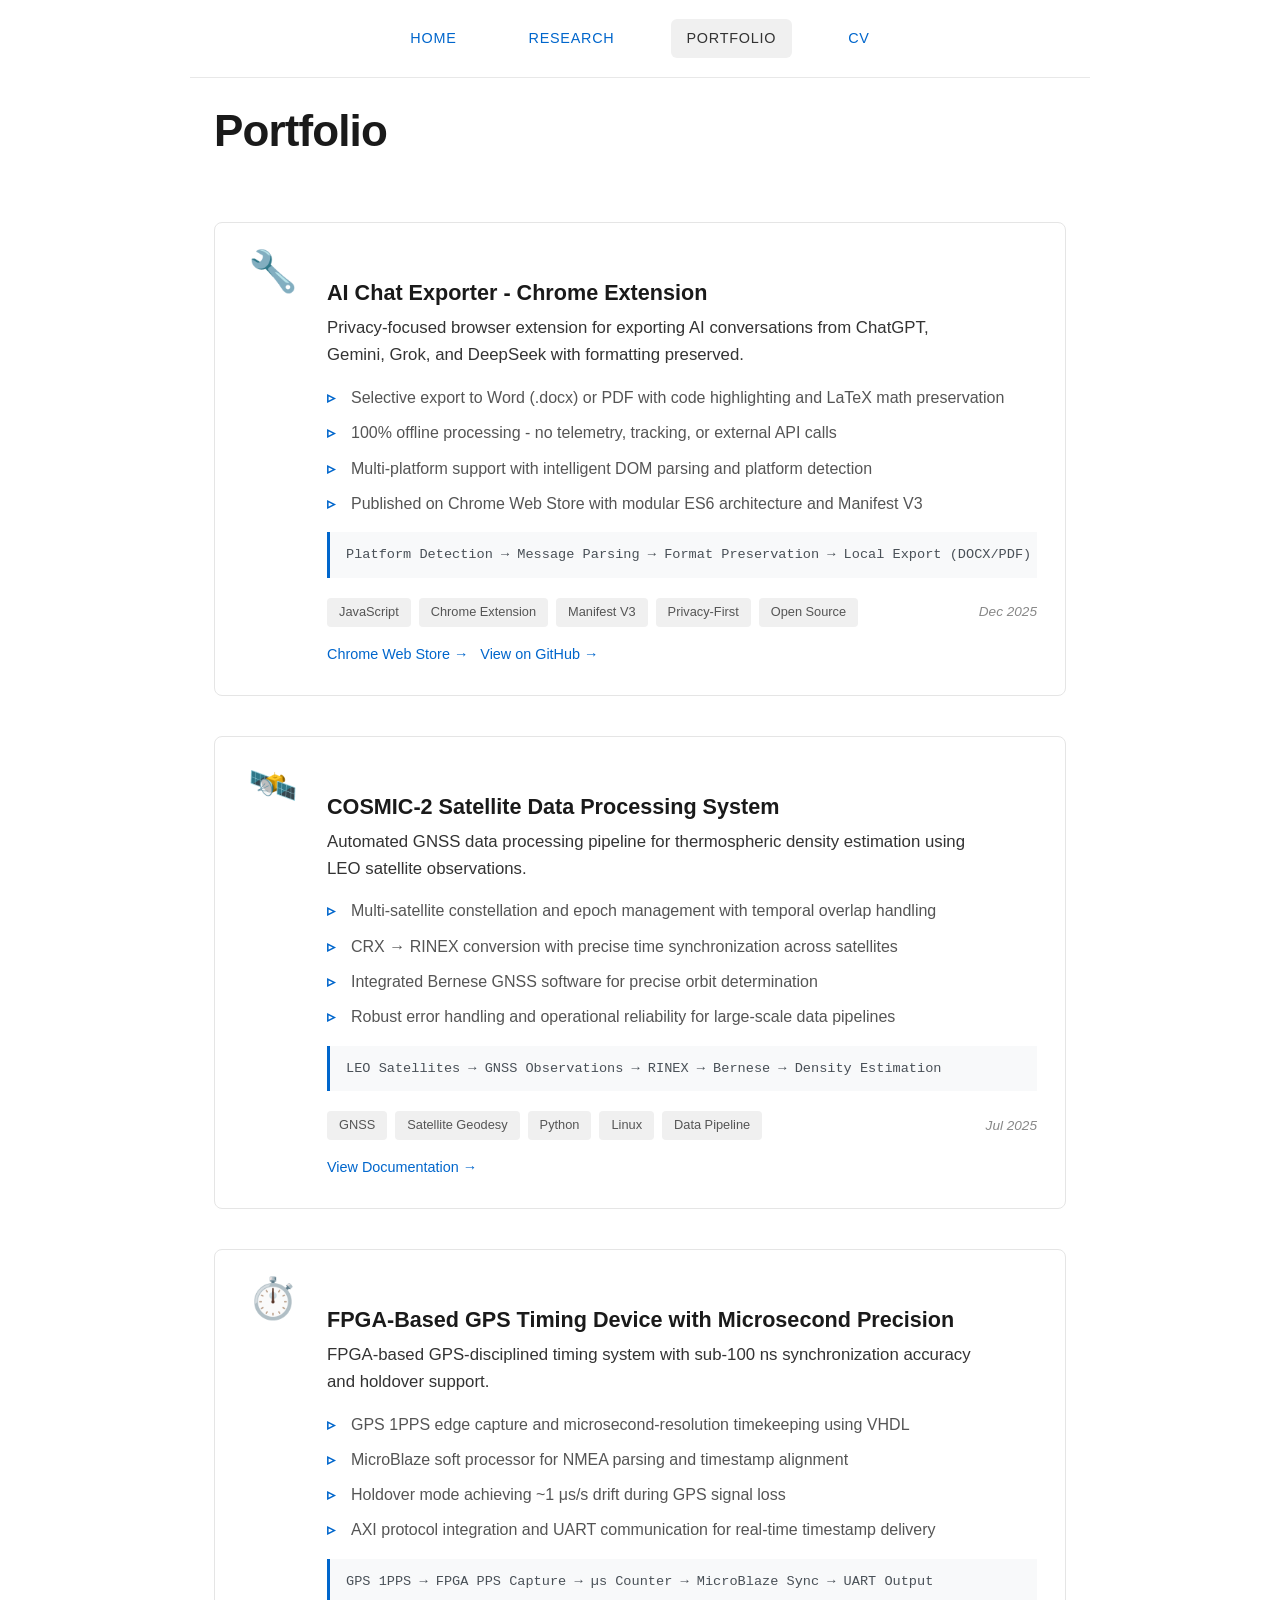
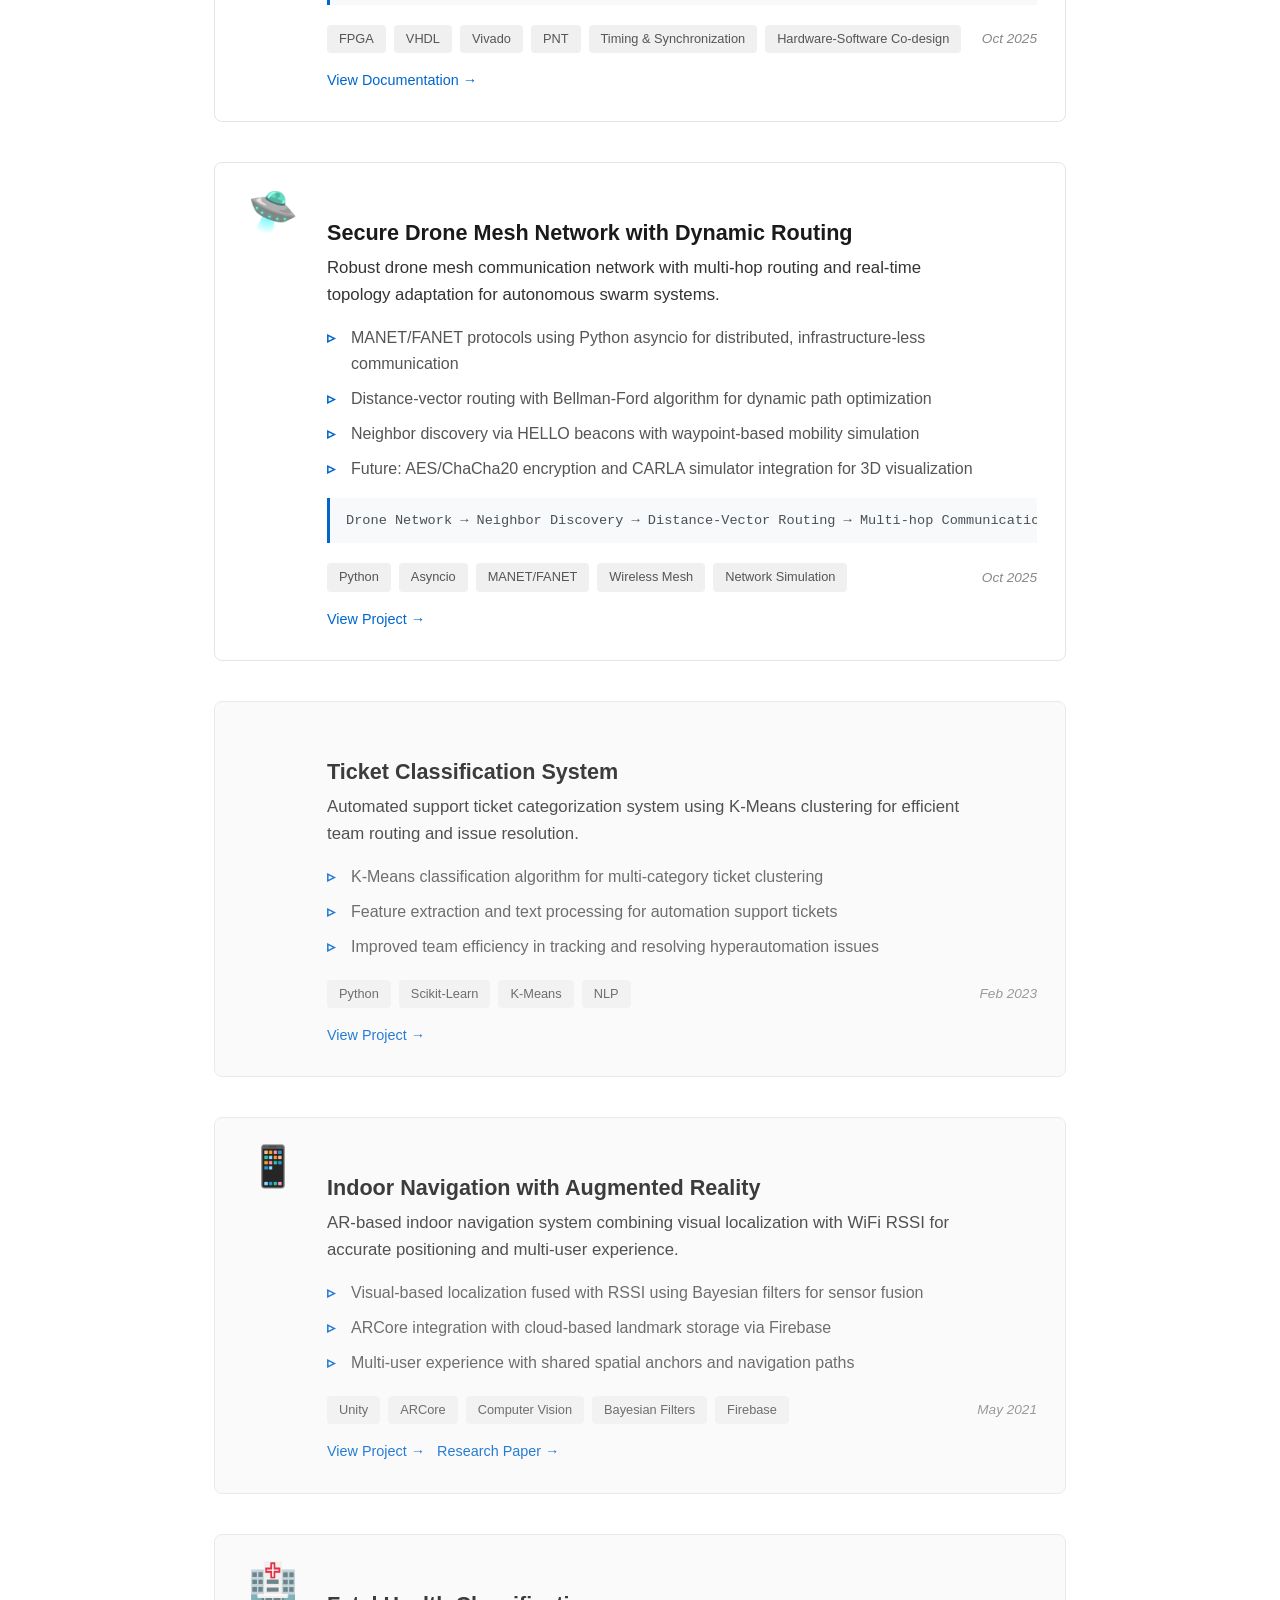
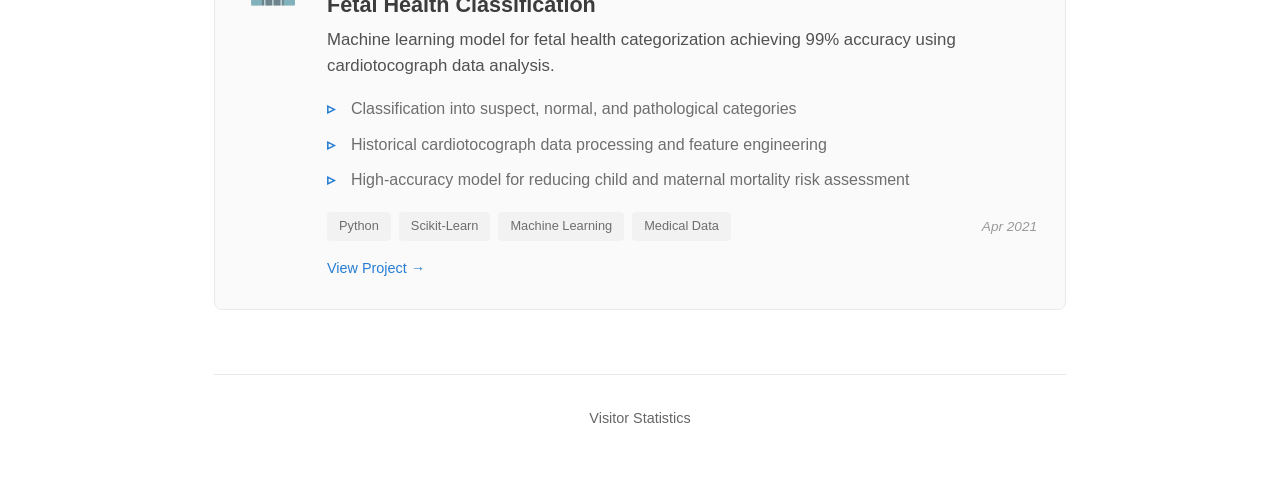
<file: portfolio.html>
<!doctype html>
<html lang="en">
  <head>
    <meta charset="utf-8">
    <meta name="viewport" content="width=device-width, initial-scale=1">
    <meta name="description" content="Faisal Wahabu - Portfolio of Machine Learning and Software Engineering Projects">
    <meta name="author" content="Faisal Wahabu">
    <meta name="keywords" content="Portfolio, Machine Learning Projects, Classification, AR Navigation, Healthcare ML">
    <title>Portfolio - Faisal Wahabu</title>
    <link href="style.css" rel="stylesheet">
    <link rel="icon" type="image/svg+xml" href="data:image/svg+xml,%3csvg xmlns='http://www.w3.org/2000/svg' viewBox='0 0 100 100'%3e%3ccircle cx='50' cy='50' r='50' fill='%230066cc'/%3e%3ctext x='50' y='70' text-anchor='middle' fill='white' font-size='60' font-family='Arial, sans-serif' font-weight='bold'%3eF%3c/text%3e%3c/svg%3e">
  </head>
  <body>
    <header>
      <nav>
        <div class="nav-toggle" id="nav-toggle">
          <span></span>
          <span></span>
          <span></span>
        </div>
        <div class="nav-menu" id="nav-menu">
          <a href="index.html">Home</a>
          <a href="research.html">Research</a>
          <a href="portfolio.html" class="active">Portfolio</a>
          <a href="docs/Faisal_Wahabu_cv.pdf" target="_blank">CV</a>
        </div>
      </nav>
    </header>

    <main>
      <section class="intro">
        <h1>Portfolio</h1>
      </section>

      <section class="portfolio-content">
        <!-- Featured Current Projects -->
        <div class="project-card">
          <div class="project-visual">
            <span class="project-icon">🔧</span>
          </div>
          <div class="project-body">
            <h3>AI Chat Exporter - Chrome Extension</h3>
            <p class="project-summary">
              Privacy-focused browser extension for exporting AI conversations from ChatGPT, Gemini, Grok, and DeepSeek with formatting preserved.
            </p>
            <ul class="project-highlights">
              <li>Selective export to Word (.docx) or PDF with code highlighting and LaTeX math preservation</li>
              <li>100% offline processing - no telemetry, tracking, or external API calls</li>
              <li>Multi-platform support with intelligent DOM parsing and platform detection</li>
              <li>Published on Chrome Web Store with modular ES6 architecture and Manifest V3</li>
            </ul>
            <div class="project-diagram">
              Platform Detection → Message Parsing → Format Preservation → Local Export (DOCX/PDF)
            </div>
            <div class="project-meta">
              <span class="tag">JavaScript</span>
              <span class="tag">Chrome Extension</span>
              <span class="tag">Manifest V3</span>
              <span class="tag">Privacy-First</span>
              <span class="tag">Open Source</span>
              <span class="date">Dec 2025</span>
            </div>
            <div class="project-links">
              <a href="https://chromewebstore.google.com/detail/ikhjggcaejkghjgaibknlcagdehmnpbn" target="_blank" class="project-link">Chrome Web Store →</a>
              <a href="https://github.com/Faisaladuko/AI-Chat-Exporter" target="_blank" class="project-link">View on GitHub →</a>
            </div>
          </div>
        </div>

        <div class="project-card">
          <div class="project-visual">
            <span class="project-icon">🛰️</span>
          </div>
          <div class="project-body">
            <h3>COSMIC-2 Satellite Data Processing System</h3>
            <p class="project-summary">
              Automated GNSS data processing pipeline for thermospheric density estimation using LEO satellite observations.
            </p>
            <ul class="project-highlights">
              <li>Multi-satellite constellation and epoch management with temporal overlap handling</li>
              <li>CRX → RINEX conversion with precise time synchronization across satellites</li>
              <li>Integrated Bernese GNSS software for precise orbit determination</li>
              <li>Robust error handling and operational reliability for large-scale data pipelines</li>
            </ul>
            <div class="project-diagram">
              LEO Satellites → GNSS Observations → RINEX → Bernese → Density Estimation
            </div>
            <div class="project-meta">
              <span class="tag">GNSS</span>
              <span class="tag">Satellite Geodesy</span>
              <span class="tag">Python</span>
              <span class="tag">Linux</span>
              <span class="tag">Data Pipeline</span>
              <span class="date">Jul 2025</span>
            </div>
            <div class="project-links">
              <a href="https://sites.google.com/view/slu-pnt/data" class="project-link">View Documentation →</a>
              <!-- Placeholder: Add link to documentation or demo -->
            </div>
          </div>
        </div>

        <div class="project-card">
          <div class="project-visual">
            <span class="project-icon">⏱️</span>
          </div>
          <div class="project-body">
            <h3>FPGA-Based GPS Timing Device with Microsecond Precision</h3>
            <p class="project-summary">
              FPGA-based GPS-disciplined timing system with sub-100 ns synchronization accuracy and holdover support.
            </p>
            <ul class="project-highlights">
              <li>GPS 1PPS edge capture and microsecond-resolution timekeeping using VHDL</li>
              <li>MicroBlaze soft processor for NMEA parsing and timestamp alignment</li>
              <li>Holdover mode achieving ~1 μs/s drift during GPS signal loss</li>
              <li>AXI protocol integration and UART communication for real-time timestamp delivery</li>
            </ul>
            <div class="project-diagram">
              GPS 1PPS → FPGA PPS Capture → µs Counter → MicroBlaze Sync → UART Output
            </div>
            <div class="project-meta">
              <span class="tag">FPGA</span>
              <span class="tag">VHDL</span>
              <span class="tag">Vivado</span>
              <span class="tag">PNT</span>
              <span class="tag">Timing & Synchronization</span>
              <span class="tag">Hardware-Software Co-design</span>
              <span class="date">Oct 2025</span>
            </div>
            <div class="project-links">
              <a href="https://github.com/Faisaladuko/GPS-Time-Synchronizer-with-Fpga" class="project-link">View Documentation →</a>
              <!-- Placeholder: Add link to project repo or documentation -->
            </div>
          </div>
        </div>

        <div class="project-card">
          <div class="project-visual">
            <span class="project-icon">🛸</span>
          </div>
          <div class="project-body">
            <h3>Secure Drone Mesh Network with Dynamic Routing</h3>
            <p class="project-summary">
              Robust drone mesh communication network with multi-hop routing and real-time topology adaptation for autonomous swarm systems.
            </p>
            <ul class="project-highlights">
              <li>MANET/FANET protocols using Python asyncio for distributed, infrastructure-less communication</li>
              <li>Distance-vector routing with Bellman-Ford algorithm for dynamic path optimization</li>
              <li>Neighbor discovery via HELLO beacons with waypoint-based mobility simulation</li>
              <li>Future: AES/ChaCha20 encryption and CARLA simulator integration for 3D visualization</li>
            </ul>
            <div class="project-diagram">
              Drone Network → Neighbor Discovery → Distance-Vector Routing → Multi-hop Communication
            </div>
            <div class="project-meta">
              <span class="tag">Python</span>
              <span class="tag">Asyncio</span>
              <span class="tag">MANET/FANET</span>
              <span class="tag">Wireless Mesh</span>
              <span class="tag">Network Simulation</span>
              <span class="date">Oct 2025</span>
            </div>
            <div class="project-links">
              <a href="https://github.com/Faisaladuko/drone-mesh-network" target="_blank" class="project-link">View Project →</a>
            </div>
          </div>
        </div>

        <!-- Earlier Projects -->
        <div class="project-card legacy">
          <div class="project-visual">
          </div>
          <div class="project-body">
            <h3>Ticket Classification System</h3>
            <p class="project-summary">
              Automated support ticket categorization system using K-Means clustering for efficient team routing and issue resolution.
            </p>
            <ul class="project-highlights">
              <li>K-Means classification algorithm for multi-category ticket clustering</li>
              <li>Feature extraction and text processing for automation support tickets</li>
              <li>Improved team efficiency in tracking and resolving hyperautomation issues</li>
            </ul>
            <div class="project-meta">
              <span class="tag">Python</span>
              <span class="tag">Scikit-Learn</span>
              <span class="tag">K-Means</span>
              <span class="tag">NLP</span>
              <span class="date">Feb 2023</span>
            </div>
            <div class="project-links">
              <a href="https://github.com/Faisaladuko/tickets-classification/tree/main" target="_blank" class="project-link">View Project →</a>
            </div>
          </div>
        </div>

        <div class="project-card legacy">
          <div class="project-visual">
            <span class="project-icon">📱</span>
          </div>
          <div class="project-body">
            <h3>Indoor Navigation with Augmented Reality</h3>
            <p class="project-summary">
              AR-based indoor navigation system combining visual localization with WiFi RSSI for accurate positioning and multi-user experience.
            </p>
            <ul class="project-highlights">
              <li>Visual-based localization fused with RSSI using Bayesian filters for sensor fusion</li>
              <li>ARCore integration with cloud-based landmark storage via Firebase</li>
              <li>Multi-user experience with shared spatial anchors and navigation paths</li>
            </ul>
            <div class="project-meta">
              <span class="tag">Unity</span>
              <span class="tag">ARCore</span>
              <span class="tag">Computer Vision</span>
              <span class="tag">Bayesian Filters</span>
              <span class="tag">Firebase</span>
              <span class="date">May 2021</span>
            </div>
            <div class="project-links">
              <a href="https://github.com/Faisaladuko/indoor-navigation" target="_blank" class="project-link">View Project →</a>
              <a href="http://hdl.handle.net/20.500.11988/683" target="_blank" class="project-link">Research Paper →</a>
            </div>
          </div>
        </div>

        <div class="project-card legacy">
          <div class="project-visual">
            <span class="project-icon">🏥</span>
          </div>
          <div class="project-body">
            <h3>Fetal Health Classification</h3>
            <p class="project-summary">
              Machine learning model for fetal health categorization achieving 99% accuracy using cardiotocograph data analysis.
            </p>
            <ul class="project-highlights">
              <li>Classification into suspect, normal, and pathological categories</li>
              <li>Historical cardiotocograph data processing and feature engineering</li>
              <li>High-accuracy model for reducing child and maternal mortality risk assessment</li>
            </ul>
            <div class="project-meta">
              <span class="tag">Python</span>
              <span class="tag">Scikit-Learn</span>
              <span class="tag">Machine Learning</span>
              <span class="tag">Medical Data</span>
              <span class="date">Apr 2021</span>
            </div>
            <div class="project-links">
              <a href="https://github.com/Faisaladuko/fetal-data-classification" target="_blank" class="project-link">View Project →</a>
            </div>
          </div>
        </div>
      </section>
    </main>

    <footer>
      <div class="footer-links">
        <a href="visitors.html">Visitor Statistics</a>
      </div>
    </footer>

    <script>
      // Mobile menu toggle
      const navToggle = document.getElementById('nav-toggle');
      const navMenu = document.getElementById('nav-menu');

      navToggle.addEventListener('click', () => {
        navToggle.classList.toggle('active');
        navMenu.classList.toggle('active');
      });

      // Close menu when clicking on a link
      document.querySelectorAll('.nav-menu a').forEach(link => {
        link.addEventListener('click', () => {
          navToggle.classList.remove('active');
          navMenu.classList.remove('active');
        });
      });
    </script>
  </body>
</html>
</file>
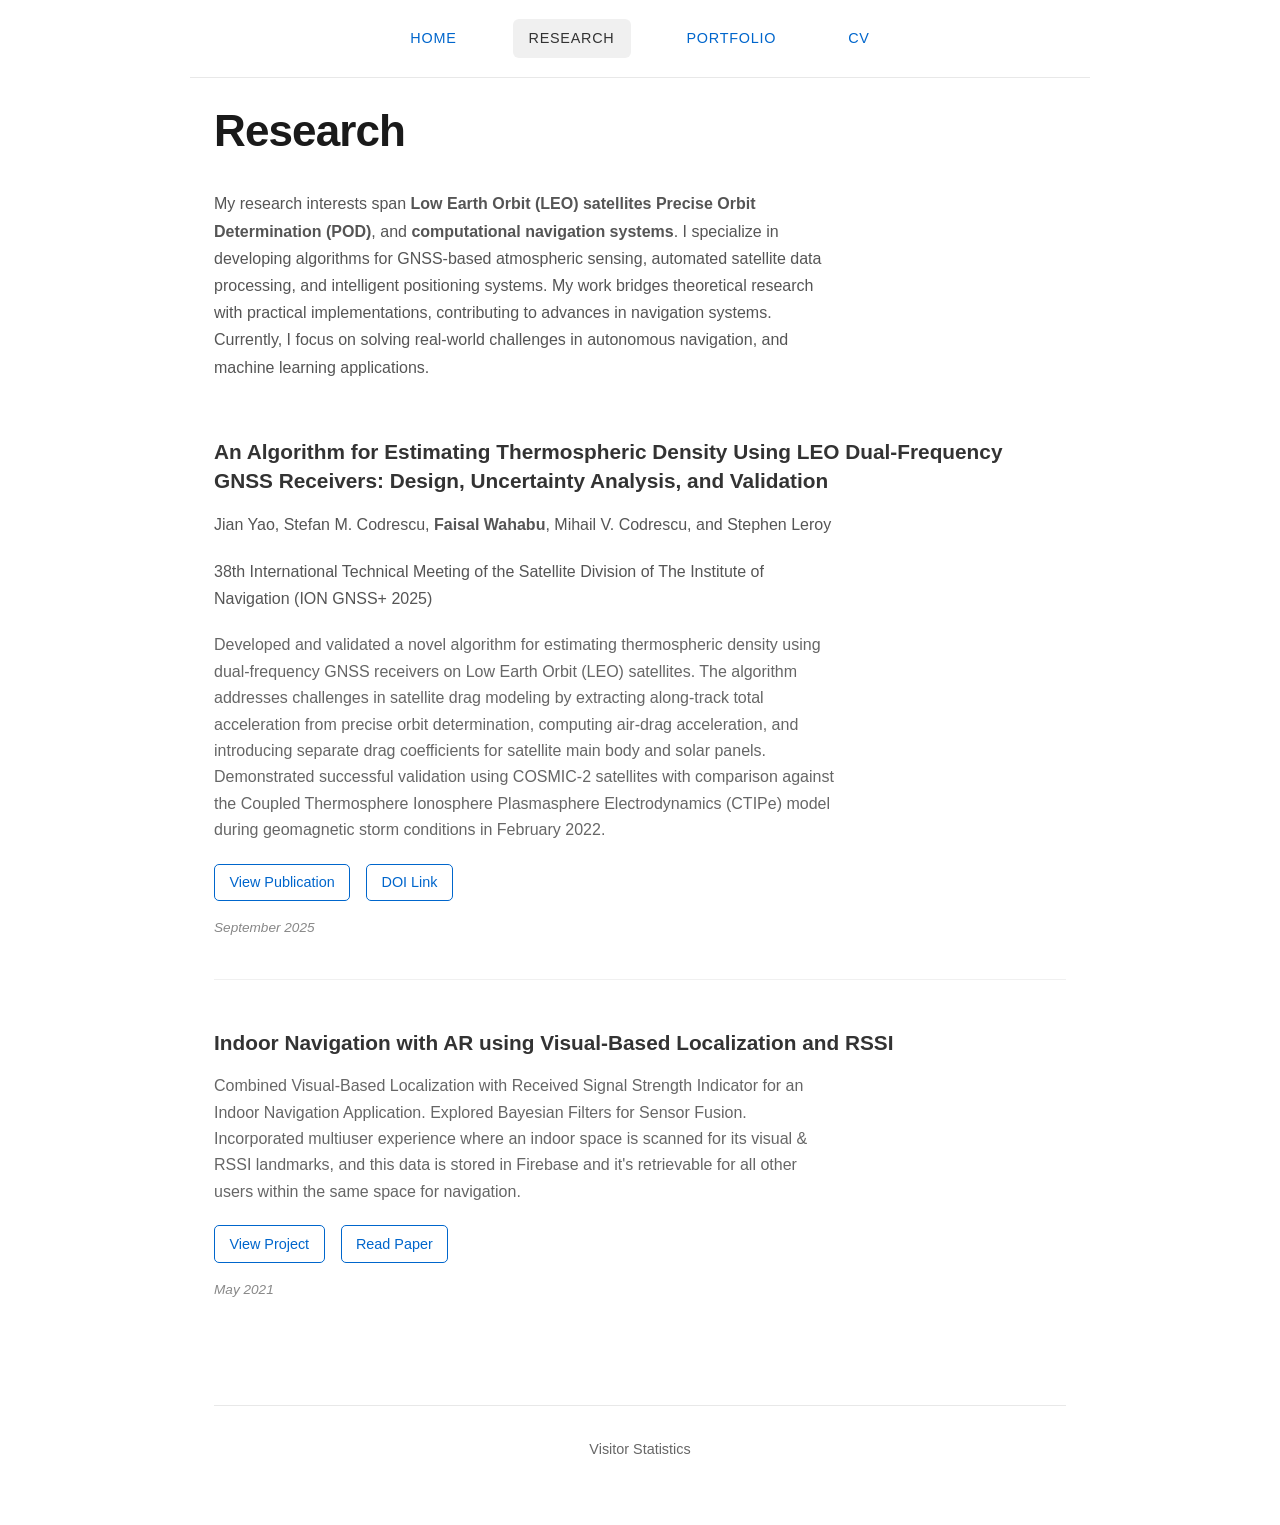
<file: research.html>
<!doctype html>
<html lang="en">
  <head>
    <meta charset="utf-8">
    <meta name="viewport" content="width=device-width, initial-scale=1">
    <meta name="description" content="Faisal Wahabu - Research in Computer Vision, Indoor Navigation, and Machine Learning">
    <meta name="author" content="Faisal Wahabu">
    <meta name="keywords" content="Research, Computer Vision, Indoor Navigation, AR, Machine Learning, Academic Publications">
    <title>Research - Faisal Wahabu</title>
    <link href="style.css" rel="stylesheet">
    <link rel="icon" type="image/svg+xml" href="data:image/svg+xml,%3csvg xmlns='http://www.w3.org/2000/svg' viewBox='0 0 100 100'%3e%3ccircle cx='50' cy='50' r='50' fill='%230066cc'/%3e%3ctext x='50' y='70' text-anchor='middle' fill='white' font-size='60' font-family='Arial, sans-serif' font-weight='bold'%3eF%3c/text%3e%3c/svg%3e">
  </head>
  <body>
    <header>
      <nav>
        <div class="nav-toggle" id="nav-toggle">
          <span></span>
          <span></span>
          <span></span>
        </div>
        <div class="nav-menu" id="nav-menu">
          <a href="index.html">Home</a>
          <a href="research.html" class="active">Research</a>
          <a href="portfolio.html">Portfolio</a>
          <a href="docs/Faisal_Wahabu_cv.pdf" target="_blank">CV</a>
        </div>
      </nav>
    </header>

    <main>
      <section class="intro">
        <h1>Research</h1>
        <p>My research interests span <strong> Low Earth Orbit (LEO) satellites Precise Orbit Determination (POD)</strong>, and <strong>computational navigation systems</strong>. I specialize in developing algorithms for GNSS-based atmospheric sensing, automated satellite data processing, and intelligent positioning systems. My work bridges theoretical research with practical implementations, contributing to advances in navigation systems. Currently, I focus on solving real-world challenges in autonomous navigation, and machine learning applications.</p>
      </section>

      <section class="research-content">
        <div class="publication">
          <h3 class="publication-title">An Algorithm for Estimating Thermospheric Density Using LEO Dual-Frequency GNSS Receivers: Design, Uncertainty Analysis, and Validation</h3>
          <p class="publication-authors">Jian Yao, Stefan M. Codrescu, <strong>Faisal Wahabu</strong>, Mihail V. Codrescu, and Stephen Leroy</p>
          <p class="publication-venue">38th International Technical Meeting of the Satellite Division of The Institute of Navigation (ION GNSS+ 2025)</p>
          <p class="publication-description">Developed and validated a novel algorithm for estimating thermospheric density using dual-frequency GNSS receivers on Low Earth Orbit (LEO) satellites. The algorithm addresses challenges in satellite drag modeling by extracting along-track total acceleration from precise orbit determination, computing air-drag acceleration, and introducing separate drag coefficients for satellite main body and solar panels. Demonstrated successful validation using COSMIC-2 satellites with comparison against the Coupled Thermosphere Ionosphere Plasmasphere Electrodynamics (CTIPe) model during geomagnetic storm conditions in February 2022.</p>
          <div class="publication-links">
            <a href="https://www.researchgate.net/publication/396100768_An_Algorithm_for_Estimating_Thermospheric_Density_Using_LEO_Dual-Frequency_GNSS_Receivers_Design_Uncertainty_Analysis_and_Validation" target="_blank">View Publication</a>
            <a href="https://doi.org/10.33012/2025.20349" target="_blank">DOI Link</a>
          </div>
          <div class="publication-date">September 2025</div>
        </div>
        
        <div class="publication">
          <h3 class="publication-title">Indoor Navigation with AR using Visual-Based Localization and RSSI</h3>
          <p class="publication-description">Combined Visual-Based Localization with Received Signal Strength Indicator for an Indoor Navigation Application. Explored Bayesian Filters for Sensor Fusion. Incorporated multiuser experience where an indoor space is scanned for its visual & RSSI landmarks, and this data is stored in Firebase and it's retrievable for all other users within the same space for navigation.</p>
          <div class="publication-links">
            <a href="https://github.com/Faisaladuko/indoor-navigation" target="_blank">View Project</a>
            <a href="http://hdl.handle.net/20.500.11988/683" target="_blank">Read Paper</a>
          </div>
          <div class="publication-date">May 2021</div>
        </div>
      </section>
    </main>

    <footer>
      <div class="footer-links">
        <a href="visitors.html">Visitor Statistics</a>
      </div>
    </footer>

    <script>
      // Mobile menu toggle
      const navToggle = document.getElementById('nav-toggle');
      const navMenu = document.getElementById('nav-menu');

      navToggle.addEventListener('click', () => {
        navToggle.classList.toggle('active');
        navMenu.classList.toggle('active');
      });

      // Close menu when clicking on a link
      document.querySelectorAll('.nav-menu a').forEach(link => {
        link.addEventListener('click', () => {
          navToggle.classList.remove('active');
          navMenu.classList.remove('active');
        });
      });
    </script>
  </body>
</html>
</file>
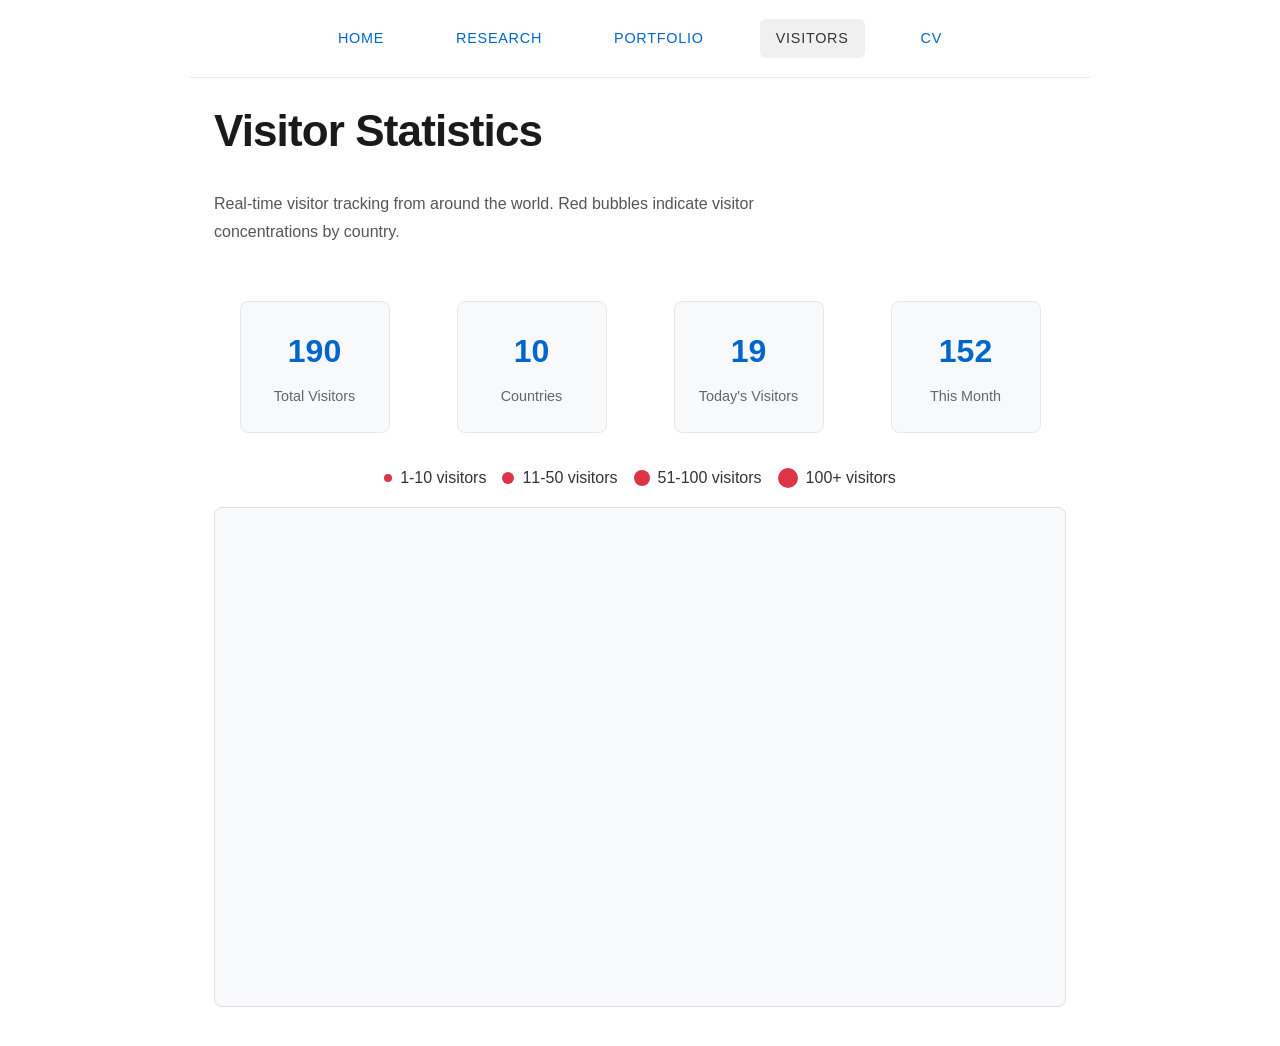
<file: visitors.html>
<!doctype html>
<html lang="en">
  <head>
    <meta charset="utf-8">
    <meta name="viewport" content="width=device-width, initial-scale=1">
    <meta name="description" content="Visitor Statistics - Faisal Wahabu">
    <meta name="author" content="Faisal Wahabu">
    <title>Visitor Statistics - Faisal Wahabu</title>
    <link href="style.css" rel="stylesheet">
    <link rel="icon" type="image/svg+xml" href="data:image/svg+xml,%3csvg xmlns='http://www.w3.org/2000/svg' viewBox='0 0 100 100'%3e%3ccircle cx='50' cy='50' r='50' fill='%230066cc'/%3e%3ctext x='50' y='70' text-anchor='middle' fill='white' font-size='60' font-family='Arial, sans-serif' font-weight='bold'%3eF%3c/text%3e%3c/svg%3e">
    <script src="https://d3js.org/d3.v7.min.js"></script>
    <script src="https://d3js.org/topojson.v3.min.js"></script>
    <style>
      .map-container {
        width: 100%;
        max-width: 1000px;
        margin: 0 auto;
        position: relative;
      }
      
      .world-map {
        width: 100%;
        height: 500px;
        border: 1px solid #ddd;
        border-radius: 8px;
        background-color: #f8f9fa;
      }
      
      .country {
        fill: #e8e8e8;
        stroke: #fff;
        stroke-width: 0.5px;
        transition: fill 0.3s;
      }
      
      .country:hover {
        fill: #d0d0d0;
      }
      
      .visitor-bubble {
        fill: #dc3545;
        fill-opacity: 0.7;
        stroke: #dc3545;
        stroke-width: 1;
        cursor: pointer;
      }
      
      .visitor-bubble:hover {
        fill-opacity: 0.9;
      }
      
      .tooltip {
        position: absolute;
        background: rgba(0, 0, 0, 0.8);
        color: white;
        padding: 8px 12px;
        border-radius: 4px;
        font-size: 12px;
        pointer-events: none;
        opacity: 0;
        transition: opacity 0.3s;
      }
      
      .stats-summary {
        display: flex;
        justify-content: space-around;
        margin: 2rem 0;
        flex-wrap: wrap;
        gap: 1rem;
      }
      
      .stat-box {
        background: #f8f9fa;
        padding: 1.5rem;
        border-radius: 8px;
        text-align: center;
        border: 1px solid #e8e8e8;
        min-width: 150px;
      }
      
      .stat-number {
        font-size: 2rem;
        font-weight: bold;
        color: #0066cc;
        display: block;
      }
      
      .stat-label {
        color: #666;
        font-size: 0.9rem;
        margin-top: 0.5rem;
      }
      
      .legend {
        margin: 1rem 0;
        display: flex;
        align-items: center;
        gap: 1rem;
        flex-wrap: wrap;
        justify-content: center;
      }
      
      .legend-item {
        display: flex;
        align-items: center;
        gap: 0.5rem;
      }
      
      .legend-bubble {
        width: 12px;
        height: 12px;
        border-radius: 50%;
        background-color: #dc3545;
      }
      
      @media (max-width: 768px) {
        .world-map {
          height: 300px;
        }
        
        .stats-summary {
          flex-direction: column;
          align-items: center;
        }
        
        .stat-box {
          width: 100%;
          max-width: 250px;
        }
      }
    </style>
  </head>
  <body>
    <header>
      <nav>
        <div class="nav-toggle" id="nav-toggle">
          <span></span>
          <span></span>
          <span></span>
        </div>
        <div class="nav-menu" id="nav-menu">
          <a href="index.html">Home</a>
          <a href="research.html">Research</a>
          <a href="portfolio.html">Portfolio</a>
          <a href="visitors.html" class="active">Visitors</a>
          <a href="docs/Faisal_Wahabu_cv.pdf" target="_blank">CV</a>
        </div>
      </nav>
    </header>

    <main>
      <section class="intro">
        <h1>Visitor Statistics</h1>
        <p>Real-time visitor tracking from around the world. Red bubbles indicate visitor concentrations by country.</p>
      </section>

      <section class="visitor-stats">
        <div class="stats-summary">
          <div class="stat-box">
            <span class="stat-number" id="total-visitors">Loading...</span>
            <div class="stat-label">Total Visitors</div>
          </div>
          <div class="stat-box">
            <span class="stat-number" id="countries-count">Loading...</span>
            <div class="stat-label">Countries</div>
          </div>
          <div class="stat-box">
            <span class="stat-number" id="today-visitors">Loading...</span>
            <div class="stat-label">Today's Visitors</div>
          </div>
          <div class="stat-box">
            <span class="stat-number" id="this-month">Loading...</span>
            <div class="stat-label">This Month</div>
          </div>
        </div>

        <div class="legend">
          <div class="legend-item">
            <div class="legend-bubble" style="width: 8px; height: 8px;"></div>
            <span>1-10 visitors</span>
          </div>
          <div class="legend-item">
            <div class="legend-bubble" style="width: 12px; height: 12px;"></div>
            <span>11-50 visitors</span>
          </div>
          <div class="legend-item">
            <div class="legend-bubble" style="width: 16px; height: 16px;"></div>
            <span>51-100 visitors</span>
          </div>
          <div class="legend-item">
            <div class="legend-bubble" style="width: 20px; height: 20px;"></div>
            <span>100+ visitors</span>
          </div>
        </div>

        <div class="map-container">
          <svg class="world-map" id="world-map"></svg>
          <div class="tooltip" id="tooltip"></div>
        </div>
      </section>
    </main>

    <script>
      // Visitor tracking and map rendering
      class VisitorTracker {
        constructor() {
          this.apiUrl = 'https://api.jsonbin.io/v3/b/YOUR_BIN_ID'; // We'll use JSONBin as persistent storage
          this.apiKey = '$2a$10$YOUR_API_KEY'; // You'll need to get this from jsonbin.io
          this.visitors = {};
          this.init();
        }

        async init() {
          await this.loadVisitorData();
          await this.trackCurrentVisitor();
          this.renderMap();
          this.updateStats();
        }

        async loadVisitorData() {
          try {
            // Try to load from persistent storage first
            const response = await fetch(`https://api.jsonbin.io/v3/b/672890e1ad19ca34f8ba8bb5/latest`, {
              method: 'GET',
              headers: {
                'X-Master-Key': '$2a$10$1OgJvwMEIHJzFmfq5mYaVuJeF2RxjHnGKPyxNSysqqZOQNzAPpqZ.'
              }
            });
            
            if (response.ok) {
              const data = await response.json();
              this.visitors = data.record || {};
            } else {
              // Fallback to localStorage if API fails
              this.visitors = JSON.parse(localStorage.getItem('visitorData')) || {};
            }
          } catch (error) {
            console.log('Could not load visitor data from server, using local data:', error);
            this.visitors = JSON.parse(localStorage.getItem('visitorData')) || {};
          }
        }

        async saveVisitorData() {
          try {
            // Save to persistent storage
            await fetch(`https://api.jsonbin.io/v3/b/672890e1ad19ca34f8ba8bb5`, {
              method: 'PUT',
              headers: {
                'Content-Type': 'application/json',
                'X-Master-Key': '$2a$10$1OgJvwMEIHJzFmfq5mYaVuJeF2RxjHnGKPyxNSysqqZOQNzAPpqZ.'
              },
              body: JSON.stringify(this.visitors)
            });
            
            // Also save locally as backup
            localStorage.setItem('visitorData', JSON.stringify(this.visitors));
          } catch (error) {
            console.log('Could not save to server, saving locally:', error);
            localStorage.setItem('visitorData', JSON.stringify(this.visitors));
          }
        }

        async trackCurrentVisitor() {
          try {
            // Get visitor's location using a free IP geolocation service
            const response = await fetch('https://ipapi.co/json/');
            const data = await response.json();
            
            const country = data.country_name || 'Unknown';
            const countryCode = data.country_code || 'XX';
            
            // Update visitor count for this country
            if (!this.visitors[countryCode]) {
              this.visitors[countryCode] = {
                name: country,
                count: 0,
                lat: data.latitude || 0,
                lng: data.longitude || 0,
                lastVisit: new Date().toISOString()
              };
            }
            
            this.visitors[countryCode].count++;
            this.visitors[countryCode].lastVisit = new Date().toISOString();
            
            // Save to persistent storage
            await this.saveVisitorData();
            
            // Update display
            this.updateStats();
            this.renderMap();
          } catch (error) {
            console.log('Could not track visitor location:', error);
            // Fallback data for demo purposes
            this.addSampleData();
          }
        }

        addSampleData() {
          // Add some sample data for demonstration
          const sampleData = {
            'US': { name: 'United States', count: 45, lat: 39.8283, lng: -98.5795 },
            'GB': { name: 'United Kingdom', count: 23, lat: 55.3781, lng: -3.4360 },
            'DE': { name: 'Germany', count: 18, lat: 51.1657, lng: 10.4515 },
            'CA': { name: 'Canada', count: 12, lat: 56.1304, lng: -106.3468 },
            'AU': { name: 'Australia', count: 8, lat: -25.2744, lng: 133.7751 },
            'JP': { name: 'Japan', count: 15, lat: 36.2048, lng: 138.2529 },
            'BR': { name: 'Brazil', count: 7, lat: -14.2350, lng: -51.9253 },
            'IN': { name: 'India', count: 32, lat: 20.5937, lng: 78.9629 },
            'FR': { name: 'France', count: 19, lat: 46.2276, lng: 2.2137 },
            'IT': { name: 'Italy', count: 11, lat: 41.8719, lng: 12.5674 }
          };

          // Merge with existing data
          Object.keys(sampleData).forEach(code => {
            if (!this.visitors[code]) {
              this.visitors[code] = sampleData[code];
            }
          });

          localStorage.setItem('visitorData', JSON.stringify(this.visitors));
        }

        updateStats() {
          const totalVisitors = Object.values(this.visitors).reduce((sum, country) => sum + country.count, 0);
          const countriesCount = Object.keys(this.visitors).length;
          
          // Simulate today's and monthly visitors (in a real app, you'd track dates)
          const todayVisitors = Math.floor(totalVisitors * 0.1);
          const monthlyVisitors = Math.floor(totalVisitors * 0.8);

          document.getElementById('total-visitors').textContent = totalVisitors.toLocaleString();
          document.getElementById('countries-count').textContent = countriesCount;
          document.getElementById('today-visitors').textContent = todayVisitors;
          document.getElementById('this-month').textContent = monthlyVisitors;
        }

        async renderMap() {
          const svg = d3.select("#world-map");
          svg.selectAll("*").remove();

          const width = 1000;
          const height = 500;
          
          svg.attr("viewBox", `0 0 ${width} ${height}`);

          const projection = d3.geoNaturalEarth1()
            .scale(160)
            .translate([width / 2, height / 2]);

          const path = d3.geoPath().projection(projection);

          try {
            // Load world map data
            const world = await d3.json("https://cdn.jsdelivr.net/npm/world-atlas@2/countries-110m.json");
            const countries = topojson.feature(world, world.objects.countries);

            // Draw countries
            svg.selectAll(".country")
              .data(countries.features)
              .enter().append("path")
              .attr("class", "country")
              .attr("d", path);

            // Draw visitor bubbles
            this.drawVisitorBubbles(svg, projection);

          } catch (error) {
            console.log('Could not load map data:', error);
            svg.append("text")
              .attr("x", width / 2)
              .attr("y", height / 2)
              .attr("text-anchor", "middle")
              .attr("fill", "#666")
              .text("Map data could not be loaded");
          }
        }

        drawVisitorBubbles(svg, projection) {
          const tooltip = d3.select("#tooltip");

          Object.entries(this.visitors).forEach(([code, data]) => {
            if (data.lat && data.lng) {
              const coords = projection([data.lng, data.lat]);
              if (coords) {
                const radius = Math.max(4, Math.min(20, Math.sqrt(data.count) * 2));
                
                svg.append("circle")
                  .attr("class", "visitor-bubble")
                  .attr("cx", coords[0])
                  .attr("cy", coords[1])
                  .attr("r", radius)
                  .on("mouseover", (event) => {
                    tooltip.style("opacity", 1)
                      .html(`<strong>${data.name}</strong><br/>${data.count} visitors`)
                      .style("left", (event.pageX + 10) + "px")
                      .style("top", (event.pageY - 10) + "px");
                  })
                  .on("mouseout", () => {
                    tooltip.style("opacity", 0);
                  });
              }
            }
          });
        }
      }

      // Mobile menu toggle (same as other pages)
      const navToggle = document.getElementById('nav-toggle');
      const navMenu = document.getElementById('nav-menu');

      navToggle.addEventListener('click', () => {
        navToggle.classList.toggle('active');
        navMenu.classList.toggle('active');
      });

      document.querySelectorAll('.nav-menu a').forEach(link => {
        link.addEventListener('click', () => {
          navToggle.classList.remove('active');
          navMenu.classList.remove('active');
        });
      });

      // Initialize visitor tracking
      new VisitorTracker();
    </script>
  </body>
</html>
</file>
<file: style.css>
/* Reset and base styles */
* {
  margin: 0;
  padding: 0;
  box-sizing: border-box;
}

body {
  font-family: -apple-system, BlinkMacSystemFont, 'Segoe UI', Roboto, 'Helvetica Neue', Arial, sans-serif;
  line-height: 1.6;
  color: #333;
  background-color: #fff;
  font-size: 16px;
  max-width: 900px;
  margin: 0 auto;
  padding: 6rem 1.5rem 2rem 1.5rem;
  -webkit-font-smoothing: antialiased;
  -moz-osx-font-smoothing: grayscale;
}

/* Header and navigation */
header {
  position: fixed;
  top: 0;
  left: 0;
  right: 0;
  background-color: #fff;
  z-index: 1000;
  margin-bottom: 3.5rem;
  border-bottom: 1px solid #e8e8e8;
  padding: 1.2rem 1.5rem;
  max-width: 900px;
  margin-left: auto;
  margin-right: auto;
}

nav {
  display: flex;
  justify-content: center;
  align-items: center;
  position: relative;
}

.nav-toggle {
  display: none;
  flex-direction: column;
  cursor: pointer;
  padding: 4px;
}

.nav-toggle span {
  width: 25px;
  height: 3px;
  background-color: #333;
  margin: 3px 0;
  transition: 0.3s;
}

.nav-toggle.active span:nth-child(1) {
  transform: rotate(-45deg) translate(-5px, 6px);
}

.nav-toggle.active span:nth-child(2) {
  opacity: 0;
}

.nav-toggle.active span:nth-child(3) {
  transform: rotate(45deg) translate(-5px, -6px);
}

.nav-menu {
  display: flex;
  gap: 1rem;
  flex-wrap: wrap;
  justify-content: center;
}

.nav-menu a {
  color: #0066cc;
  text-decoration: none;
  margin: 0 0.75rem;
  font-weight: 500;
  text-transform: uppercase;
  font-size: 0.9rem;
  letter-spacing: 0.75px;
  padding: 0.5rem 1rem;
  border-radius: 6px;
  transition: all 0.2s ease;
  position: relative;
}

.nav-menu a:hover {
  color: #004499;
  background-color: #f8f9fa;
  text-decoration: none;
}

.nav-menu a.active {
  color: #333;
  background-color: #f0f0f0;
  text-decoration: none;
}

.nav-menu a:focus {
  outline: 2px solid #0066cc;
  outline-offset: 2px;
}

/* Mobile navigation */
@media (max-width: 768px) {
  body {
    padding-top: 8rem;
  }
  
  main {
    margin-top: 2rem;
  }
  
  header {
    padding: 0.8rem 1rem;
    position: fixed;
    top: 0;
    left: 0;
    right: 0;
    background-color: #fff;
    z-index: 1000;
    border-bottom: 1px solid #e8e8e8;
    max-width: 100%;
    margin: 0;
  }
  
  .nav-toggle {
    display: flex;
    position: absolute;
    right: 0;
  }

  .nav-menu {
    position: fixed;
    top: 0;
    right: -100%;
    width: 100%;
    height: 100vh;
    background-color: #fff;
    flex-direction: column;
    justify-content: center;
    align-items: center;
    transition: right 0.3s ease;
    z-index: 1001;
    box-shadow: -2px 0 5px rgba(0,0,0,0.1);
  }

  .nav-menu.active {
    right: 0;
  }

  .nav-menu a {
    font-size: 1.2rem;
    margin: 1rem 0;
    padding: 1rem 2rem;
  }
}

/* Typography */
h1 {
  font-size: 2.75rem;
  font-weight: 700;
  margin-bottom: 1.5rem;
  color: #1a1a1a;
  letter-spacing: -0.02em;
}

h2 {
  font-size: 1.9rem;
  font-weight: 600;
  margin: 3rem 0 1.5rem 0;
  color: #333;
  border-bottom: 2px solid #e8e8e8;
  padding-bottom: 0.75rem;
  letter-spacing: -0.01em;
}

h3 {
  font-size: 1.35rem;
  font-weight: 600;
  margin: 1.75rem 0 0.75rem 0;
  color: #444;
  line-height: 1.3;
}

p {
  margin-bottom: 1.25rem;
  color: #555;
  line-height: 1.7;
  max-width: 70ch;
}

/* Links */
a {
  color: #0066cc;
  text-decoration: none;
  transition: color 0.2s ease;
}

a:hover {
  color: #004499;
  text-decoration: underline;
}

a:focus {
  outline: 2px solid #0066cc;
  outline-offset: 2px;
  border-radius: 2px;
}

/* Main content sections */
.intro {
  margin-bottom: 3.5rem;
}

.intro-content {
  display: flex;
  align-items: flex-start;
  gap: 2.5rem;
  margin-bottom: 2rem;
}

.intro-left {
  flex-shrink: 0;
  width: 200px;
  display: flex;
  flex-direction: column;
  align-items: center;
}

.intro-text {
  flex: 1;
  text-align: justify;
}

.intro-text h1 {
  margin-bottom: 1.5rem;
  text-align: left;
  font-size: 2.25rem;
  font-weight: 700;
  color: #1a1a1a;
  letter-spacing: -0.5px;
}

.intro-text p {
  font-size: 1.05rem;
  line-height: 1.8;
  color: #444;
  text-align: justify;
  hyphens: auto;
  -webkit-hyphens: auto;
  -ms-hyphens: auto;
  margin-bottom: 1.25rem;
}

.intro-text p:first-of-type {
  font-size: 1.1rem;
  color: #333;
}

.intro-text p:last-of-type {
  margin-top: 1.5rem;
  padding-top: 1.25rem;
  border-top: 1px solid #e8e8e8;
  font-size: 1rem;
  color: #555;
}

.intro-text a {
  color: #0066cc;
  text-decoration: none;
  font-weight: 500;
  border-bottom: 1px solid transparent;
  transition: all 0.2s ease;
}

.intro-text a:hover {
  color: #004499;
  border-bottom-color: #004499;
}

.intro-photo {
  width: 200px;
  margin-bottom: 1.5rem;
}

.intro-photo img {
  width: 100%;
  height: 200px;
  object-fit: cover;
  border-radius: 50%;
  box-shadow: 0 4px 12px rgba(0, 0, 0, 0.1);
}

/* Contact and social section under photo */
.contact-social {
  font-size: 0.85rem;
  line-height: 1.5;
  text-align: left;
  width: 100%;
}

.contact-info-inline {
  margin-bottom: 0.75rem;
  color: #555;
  line-height: 1.4;
  text-align: left;
}

.contact-info-inline strong {
  display: inline-block;
  margin-right: 0.5rem;
  font-weight: 900;
  font-size: 1rem;
  color: #000;
}

.contact-info-inline a {
  color: #0066cc;
  text-decoration: none;
}

.contact-info-inline a:hover {
  text-decoration: underline;
}

.social-links-inline {
  color: #555;
  font-size: 0.9rem;
}

.social-links-inline a {
  color: #0066cc;
  text-decoration: none;
  margin: 0 0.2rem;
}

.social-links-inline a:hover {
  text-decoration: underline;
}

/* Responsive design for intro section */
@media (max-width: 768px) {
  .intro-content {
    flex-direction: column;
    gap: 1.5rem;
    align-items: center;
  }
  
  .intro-left {
    width: 160px;
    order: -1;
  }
  
  .intro-photo {
    width: 160px;
    margin-bottom: 1rem;
  }
  
  .intro-photo img {
    width: 160px;
    height: 160px;
    object-fit: contain;
    border-radius: 50%;
    box-shadow: 0 4px 12px rgba(0, 0, 0, 0.1);
    background-color: #f8f9fa;
  }
  
  .intro-text {
    order: 1;
    width: 100%;
  }
  
  .intro-text p {
    text-align: left;
  }
  
  .contact-social {
    font-size: 0.8rem;
  }
  
  .contact-info-inline {
    text-align: left;
    margin-bottom: 1rem;
  }
  
  .contact-info-inline strong {
    display: inline-block;
    margin-right: 0.5rem;
    font-weight: 900;
    font-size: 1rem;
    color: #000;
  }
  
  .contact-info-inline a,
  .contact-info-inline span {
    display: block;
    margin-bottom: 0.2rem;
  }
}

/* Contact section */
.contact {
  margin-top: 3.5rem;
  padding-top: 2.5rem;
  border-top: 2px solid #e8e8e8;
}

.contact-info {
  margin-bottom: 1.75rem;
}

.contact-item {
  margin-bottom: 1rem;
  font-size: 1rem;
  display: flex;
  align-items: center;
  gap: 0.5rem;
}

.contact-item strong {
  display: inline-block;
  min-width: 85px;
  color: #333;
  font-weight: 600;
}

.social-links {
  margin-top: 1.75rem;
  display: flex;
  flex-wrap: wrap;
  gap: 1.5rem;
}

.social-links a {
  color: #666;
  font-weight: 500;
  font-size: 0.95rem;
  padding: 0.5rem 1rem;
  border: 1px solid #ddd;
  border-radius: 6px;
  transition: all 0.2s ease;
  text-decoration: none;
}

.social-links a:hover {
  color: #333;
  background-color: #f8f9fa;
  border-color: #bbb;
  text-decoration: none;
}

/* Project and publication styles */
.project, .publication {
  margin-bottom: 3rem;
  padding-bottom: 2.5rem;
  border-bottom: 1px solid #f0f0f0;
  transition: all 0.2s ease;
}

.project:last-child, .publication:last-child {
  border-bottom: none;
  margin-bottom: 0;
}

.project:hover, .publication:hover {
  padding-left: 1rem;
  border-left: 3px solid #0066cc;
}

/* New Card Layout for Portfolio */
.project-card {
  display: grid;
  grid-template-columns: 60px 1fr;
  gap: 1.5rem;
  padding: 1.75rem;
  margin-bottom: 2.5rem;
  border: 1px solid #e5e5e5;
  border-radius: 8px;
  background-color: #fff;
  transition: all 0.25s ease;
}

.project-card:hover {
  border-color: #0066cc;
  box-shadow: 0 2px 12px rgba(0, 102, 204, 0.08);
  transform: translateY(-2px);
}

.project-visual {
  display: flex;
  align-items: flex-start;
  justify-content: center;
}

.project-icon {
  font-size: 2.5rem;
  line-height: 1;
}

.project-body {
  min-width: 0;
}

.project-body h3 {
  font-size: 1.35rem;
  font-weight: 600;
  margin-bottom: 0.5rem;
  color: #1a1a1a;
  line-height: 1.3;
}

.wip-badge {
  display: inline-block;
  font-size: 0.75rem;
  color: #856404;
  background-color: #fff3cd;
  padding: 0.2rem 0.6rem;
  border-radius: 4px;
  margin-bottom: 0.75rem;
  font-weight: 500;
}

.project-summary {
  font-weight: 500;
  font-size: 1.05rem;
  margin-bottom: 1rem;
  color: #333;
  line-height: 1.6;
}

.project-highlights {
  list-style: none;
  padding-left: 0;
  margin: 1rem 0;
}

.project-highlights li {
  position: relative;
  padding-left: 1.5rem;
  margin-bottom: 0.6rem;
  color: #555;
  line-height: 1.6;
}

.project-highlights li:before {
  content: "▹";
  position: absolute;
  left: 0;
  color: #0066cc;
  font-weight: bold;
}

.project-diagram {
  font-family: 'Courier New', Consolas, monospace;
  font-size: 0.85rem;
  background: #f8f9fa;
  padding: 0.75rem 1rem;
  margin: 1rem 0;
  border-left: 3px solid #0066cc;
  color: #495057;
  overflow-x: auto;
  white-space: nowrap;
}

.project-meta {
  margin-top: 1.25rem;
  font-size: 0.9rem;
  color: #666;
  display: flex;
  flex-wrap: wrap;
  gap: 0.5rem;
  align-items: center;
}

.tag {
  background: #f0f0f0;
  color: #555;
  padding: 0.25rem 0.75rem;
  border-radius: 4px;
  font-size: 0.8rem;
  font-weight: 500;
  white-space: nowrap;
}

.date {
  margin-left: auto;
  color: #888;
  font-weight: 500;
  font-style: italic;
  font-size: 0.85rem;
}

.project-links {
  margin-top: 1rem;
  display: flex;
  flex-wrap: wrap;
  gap: 0.75rem;
}

.project-link {
  font-size: 0.9rem;
  color: #0066cc;
  font-weight: 500;
  text-decoration: none;
  transition: all 0.2s ease;
  border-bottom: 1px solid transparent;
}

.project-link:hover {
  color: #004499;
  border-bottom-color: #004499;
}

/* Legacy/Older Projects - De-emphasized */
.project-card.legacy {
  opacity: 0.85;
  background-color: #fafafa;
}

.project-card.legacy:hover {
  opacity: 1;
}

/* Old project styles for backwards compatibility */
.project-title, .publication-title {
  font-size: 1.3rem;
  font-weight: 600;
  margin-bottom: 1rem;
  color: #333;
  line-height: 1.4;
}

.project-description, .publication-description {
  color: #666;
  margin-bottom: 1.25rem;
  line-height: 1.65;
}

.publication-links {
  margin: 1.25rem 0 1rem 0;
  display: flex;
  flex-wrap: wrap;
  gap: 1rem;
}

.publication-links a {
  font-size: 0.9rem;
  color: #0066cc;
  font-weight: 500;
  padding: 0.4rem 0.9rem;
  border: 1px solid #0066cc;
  border-radius: 5px;
  transition: all 0.2s ease;
  text-decoration: none;
}

.publication-links a:hover {
  background-color: #0066cc;
  color: white;
  text-decoration: none;
}

.tech-stack {
  margin-top: 1rem;
  margin-bottom: 0.75rem;
  font-size: 0.9rem;
  color: #777;
  font-style: italic;
  background-color: #f8f9fa;
  padding: 0.75rem 1rem;
  border-radius: 6px;
  border-left: 3px solid #e9ecef;
}

.tech-stack strong {
  color: #555;
  font-weight: 600;
  font-style: normal;
}

.project-date, .publication-date {
  font-size: 0.85rem;
  color: #888;
  margin-top: 0.75rem;
  font-weight: 500;
  font-style: italic;
}

/* News/Updates section */
.latest-news {
  margin-bottom: 3rem;
}

.latest-news h2 {
  margin-bottom: 1.5rem;
  color: #333;
  font-size: 1.75rem;
  font-weight: 600;
}

.news-list {
  list-style: none;
  margin-left: 0;
  padding: 0;
}

.news-list li {
  margin-bottom: 1.5rem;
  padding-bottom: 1.5rem;
  border-bottom: 1px solid #f0f0f0;
  display: flex;
  gap: 1.5rem;
  transition: all 0.2s ease;
}

.news-list li:last-child {
  border-bottom: none;
  margin-bottom: 0;
  padding-bottom: 0;
}

.news-list li:hover {
  padding-left: 1rem;
  border-left: 3px solid #0066cc;
}

.news-date {
  font-weight: 600;
  color: #0066cc;
  font-size: 0.85rem;
  text-transform: uppercase;
  letter-spacing: 0.5px;
  white-space: nowrap;
  min-width: 80px;
  flex-shrink: 0;
}

.news-text {
  color: #555;
  line-height: 1.6;
  flex: 1;
}

.news-text strong {
  color: #333;
  font-weight: 600;
}

.news-item {
  margin-bottom: 2.5rem;
  padding-bottom: 2rem;
  border-bottom: 1px solid #f5f5f5;
  transition: all 0.2s ease;
}

.news-item:last-child {
  border-bottom: none;
  margin-bottom: 0;
}

.news-item:hover {
  padding-left: 1rem;
  border-left: 3px solid #0066cc;
}

.news-content {
  color: #555;
  line-height: 1.65;
}

/* Lists */
ul {
  margin-left: 1.5rem;
  margin-bottom: 1.25rem;
}

li {
  margin-bottom: 0.5rem;
  color: #555;
  line-height: 1.6;
}

/* Focus and accessibility improvements */
*:focus {
  outline: 2px solid #0066cc;
  outline-offset: 2px;
}

.sr-only {
  position: absolute;
  width: 1px;
  height: 1px;
  padding: 0;
  margin: -1px;
  overflow: hidden;
  clip: rect(0, 0, 0, 0);
  white-space: nowrap;
  border: 0;
}

/* Responsive design */
@media (max-width: 768px) {
  body {
    padding: 1.5rem 1rem;
    font-size: 15px;
    max-width: 100%;
  }
  
  h1 {
    font-size: 2.2rem;
  }
  
  h2 {
    font-size: 1.6rem;
  }
  
  h3 {
    font-size: 1.2rem;
  }
  
  .intro p {
    font-size: 1.05rem;
  }
  
  nav {
    gap: 0.5rem;
  }
  
  nav a {
    margin: 0 0.25rem;
    font-size: 0.85rem;
    padding: 0.4rem 0.8rem;
  }
  
  .contact-item {
    flex-direction: column;
    align-items: flex-start;
    gap: 0.25rem;
  }
  
  .contact-item strong {
    min-width: auto;
    width: auto;
  }
  
  .project-links, .publication-links {
    flex-direction: column;
    gap: 0.75rem;
  }
  
  .project-links a, .publication-links a {
    text-align: center;
  }

  /* Responsive card layout */
  .project-card {
    grid-template-columns: 50px 1fr;
    gap: 1rem;
    padding: 1.25rem;
  }

  .project-icon {
    font-size: 2rem;
  }

  .project-body h3 {
    font-size: 1.15rem;
  }

  .project-summary {
    font-size: 1rem;
  }

  .project-diagram {
    font-size: 0.75rem;
    overflow-x: auto;
  }

  .project-meta {
    flex-direction: column;
    align-items: flex-start;
  }

  .date {
    margin-left: 0;
  }
  
  .social-links {
    flex-direction: column;
    gap: 1rem;
  }
  
  .social-links a {
    text-align: center;
  }
  
  .tech-stack {
    font-size: 0.85rem;
    padding: 0.6rem 0.8rem;
  }
}

@media (max-width: 480px) {
  body {
    padding: 1rem 0.75rem;
  }
  
  h1 {
    font-size: 1.9rem;
  }
  
  nav a {
    font-size: 0.8rem;
    padding: 0.35rem 0.6rem;
  }
  
  .project, .publication {
    margin-bottom: 2.5rem;
    padding-bottom: 2rem;
  }

  /* Extra small screens */
  .project-card {
    grid-template-columns: 1fr;
    gap: 0.75rem;
    padding: 1rem;
  }

  .project-visual {
    justify-content: flex-start;
  }

  .project-icon {
    font-size: 1.75rem;
  }

  .project-body h3 {
    font-size: 1.1rem;
  }

  .project-highlights li {
    font-size: 0.95rem;
  }

  .tag {
    font-size: 0.75rem;
    padding: 0.2rem 0.6rem;
  }
  
  .news-item {
    margin-bottom: 2rem;
    padding-bottom: 1.5rem;
  }
}

/* Print styles */
@media print {
  body {
    max-width: none;
    padding: 0;
    font-size: 12pt;
  }
  
  nav a {
    color: #333 !important;
    text-decoration: none !important;
  }
  
  .project:hover, .publication:hover, .news-item:hover {
    padding-left: 0;
    border-left: none;
  }
  
  .project-links a, .publication-links a {
    border: 1px solid #333;
    color: #333;
  }
}

/* Utility classes */
.text-center {
  text-align: center;
}

.text-muted {
  color: #666;
}

.small {
  font-size: 0.9rem;
}

.mb-small {
  margin-bottom: 0.75rem;
}

.mb-medium {
  margin-bottom: 1.25rem;
}

.mb-large {
  margin-bottom: 2.5rem;
}

/* Loading animation for smooth page transitions */
@keyframes fadeIn {
  from { opacity: 0; transform: translateY(10px); }
  to { opacity: 1; transform: translateY(0); }
}

main {
  animation: fadeIn 0.3s ease-out;
}

/* Smooth scrolling */
html {
  scroll-behavior: smooth;
}

/* Footer */
footer {
  margin-top: 4rem;
  padding: 2rem 0;
  border-top: 1px solid #e8e8e8;
  text-align: center;
}

.footer-links {
  font-size: 0.9rem;
}

.footer-links a {
  color: #666;
  text-decoration: none;
  padding: 0.5rem 1rem;
  border-radius: 4px;
  transition: all 0.2s ease;
}

.footer-links a:hover {
  color: #0066cc;
  background-color: #f8f9fa;
  text-decoration: none;
}
</file>
